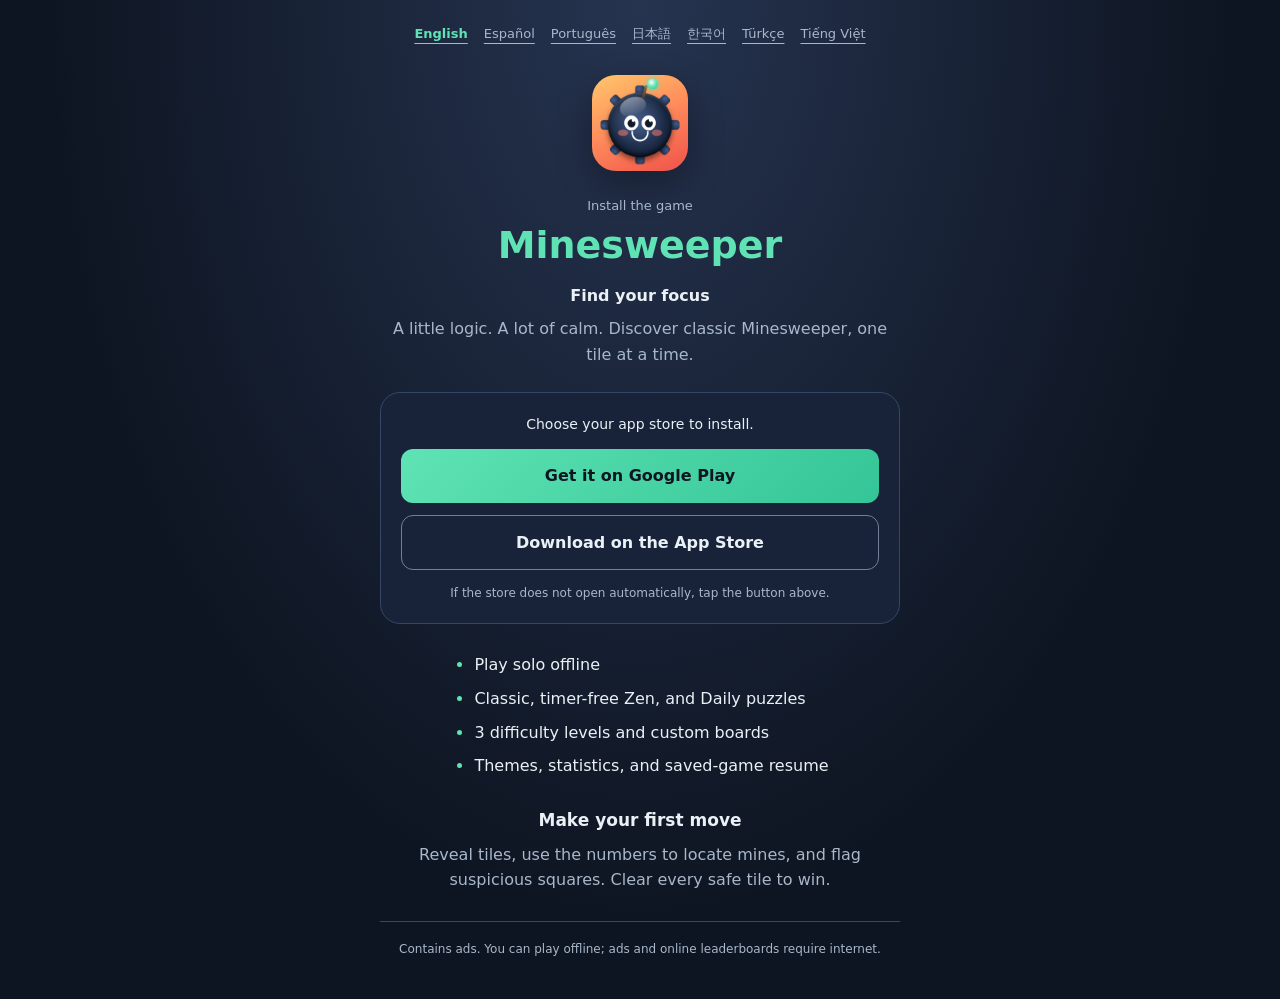
<file: index.html>
<!doctype html>
<html lang="en">
<head>
    <meta charset="utf-8">
    <meta name="viewport" content="width=device-width, initial-scale=1, viewport-fit=cover">
    <title>Minesweeper — Install the game</title>
    <meta name="description" content="Install Minesweeper. Choose your language to open the download page.">
    <meta property="og:title" content="Minesweeper — Install the game">
    <meta property="og:description" content="Choose your language and download the game for Android or iOS.">
    <meta property="og:type" content="website">
    <link rel="icon" href="assets/icon.png" type="image/png">
    <link rel="stylesheet" href="assets/install.css">
</head>
<body>
    <main class="wrap">
        <img class="icon" src="assets/icon.png" width="96" height="96" alt="Minesweeper">
        <h1>Minesweeper</h1>
        <p class="sub">Choose your language</p>
        <nav aria-label="Language" style="display:block">
        <a class="btn astore" href="install_en.html" lang="en" hreflang="en">English</a>
        <a class="btn astore" href="install_vi.html" lang="vi" hreflang="vi">Tiếng Việt</a>
        <a class="btn astore" href="install_es.html" lang="es" hreflang="es">Español</a>
        <a class="btn astore" href="install_pt.html" lang="pt" hreflang="pt">Português</a>
        <a class="btn astore" href="install_tr.html" lang="tr" hreflang="tr">Türkçe</a>
        <a class="btn astore" href="install_ja.html" lang="ja" hreflang="ja">日本語</a>
        <a class="btn astore" href="install_ko.html" lang="ko" hreflang="ko">한국어</a>
        </nav>
    </main>
    <script>
    (function () {
        'use strict';
        var supported = ["en", "vi", "es", "pt", "tr", "ja", "ko"];
        var preferred = navigator.languages && navigator.languages.length
            ? navigator.languages : [navigator.language || 'en'];
        var selected = 'en';
        for (var i = 0; i < preferred.length; i++) {
            var code = preferred[i].toLowerCase().split(/[-_]/)[0];
            if (supported.indexOf(code) !== -1) {
                selected = code;
                break;
            }
        }
        window.location.replace('install_' + selected + '.html');
    }());
    </script>
</body>
</html>
</file>
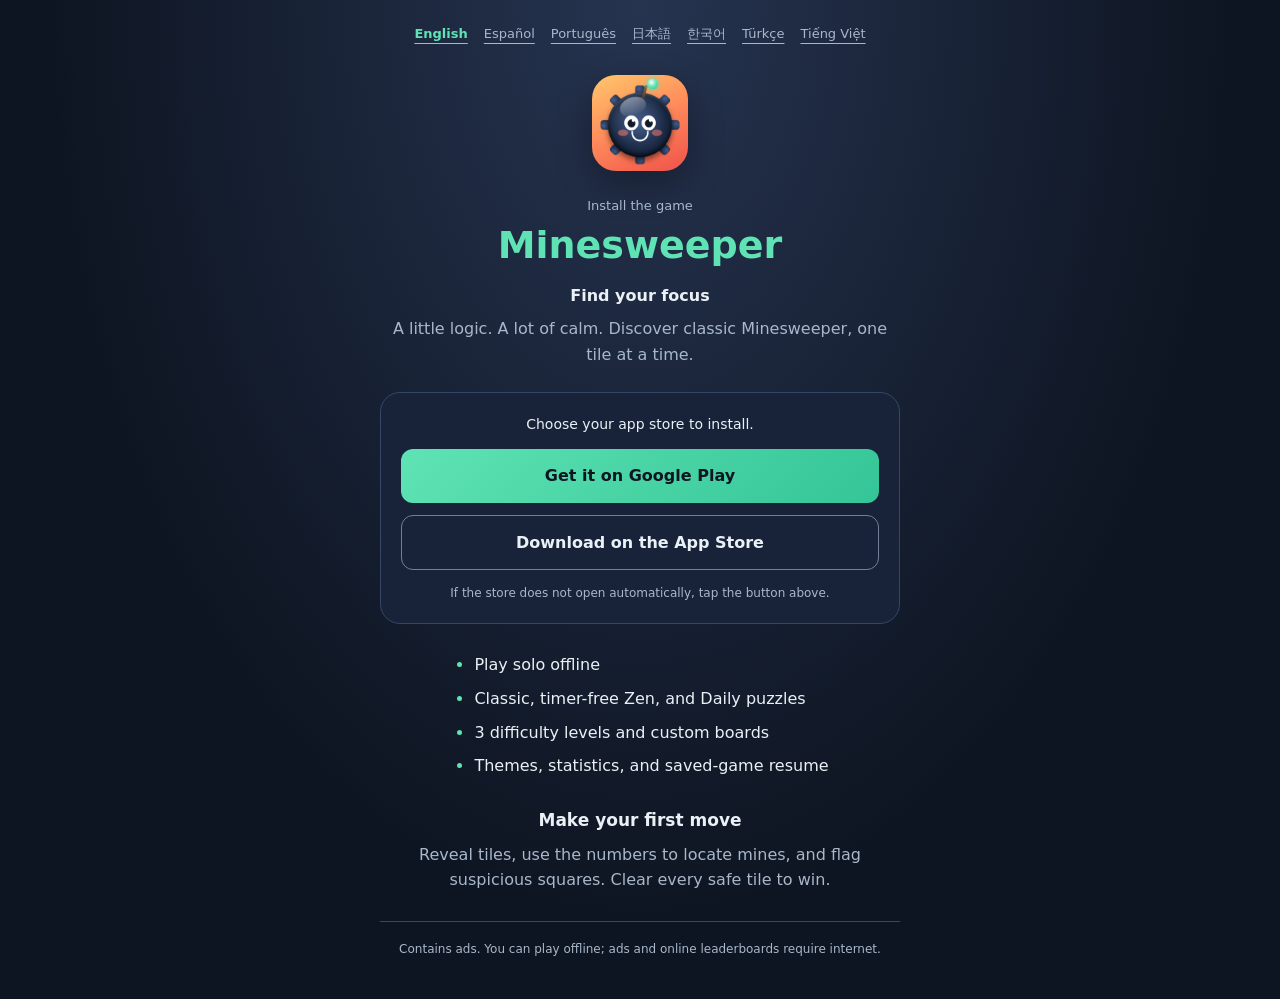
<file: install_en.html>
<!doctype html>
<html lang="en">
<head>
<meta charset="utf-8">
<meta name="viewport" content="width=device-width, initial-scale=1, viewport-fit=cover">
<meta name="theme-color" content="#0e1522">
<title>Minesweeper — Install the game</title>
<meta name="description" content="A little logic. A lot of calm. Discover classic Minesweeper, one tile at a time.">
<meta property="og:title" content="Minesweeper — Install the game">
<meta property="og:description" content="A little logic. A lot of calm. Discover classic Minesweeper, one tile at a time.">
<meta property="og:type" content="website">
<meta name="twitter:card" content="summary">
<link rel="icon" type="image/png" href="assets/icon.png">
<link rel="stylesheet" href="assets/install.css">
<link rel="alternate" hreflang="en" href="install_en.html">
<link rel="alternate" hreflang="es" href="install_es.html">
<link rel="alternate" hreflang="pt" href="install_pt.html">
<link rel="alternate" hreflang="ja" href="install_ja.html">
<link rel="alternate" hreflang="ko" href="install_ko.html">
<link rel="alternate" hreflang="tr" href="install_tr.html">
<link rel="alternate" hreflang="vi" href="install_vi.html">
</head>
<body>
<main class="wrap">
<nav aria-label="Language"><a href="install_en.html" lang="en" hreflang="en" aria-current="page">English</a><a href="install_es.html" lang="es" hreflang="es">Español</a><a href="install_pt.html" lang="pt" hreflang="pt">Português</a><a href="install_ja.html" lang="ja" hreflang="ja">日本語</a><a href="install_ko.html" lang="ko" hreflang="ko">한국어</a><a href="install_tr.html" lang="tr" hreflang="tr">Türkçe</a><a href="install_vi.html" lang="vi" hreflang="vi">Tiếng Việt</a></nav>
<img class="icon" src="assets/icon.png" width="96" height="96" alt="Minesweeper">
<p class="eyebrow">Install the game</p>
<h1>Minesweeper</h1>
<p class="sub">Find your focus</p>
<p class="description">A little logic. A lot of calm. Discover classic Minesweeper, one tile at a time.</p>
<div class="downloads">
<p id="status" role="status">Choose your app store to install.</p>
<a class="btn gplay" id="gplay" href="https://play.google.com/store/apps/details?id=com.egame.minesweeper&amp;hl=en">Get it on Google Play</a>
<a class="btn astore" id="astore" href="https://apps.apple.com/app/id6821378714?l=en">Download on the App Store</a>
<p class="hint">If the store does not open automatically, tap the button above.</p>
</div>
<section aria-label="Minesweeper"><ul><li>Play solo offline</li><li>Classic, timer-free Zen, and Daily puzzles</li><li>3 difficulty levels and custom boards</li><li>Themes, statistics, and saved-game resume</li></ul></section>
<section><h2>Make your first move</h2><p>Reveal tiles, use the numbers to locate mines, and flag suspicious squares. Clear every safe tile to win.</p></section>
<footer>Contains ads. You can play offline; ads and online leaderboards require internet.</footer>
</main>
<script>window.installMessages = {"opening": "Opening Google Play…", "fallback": "If the store does not open automatically, tap the button above.", "openingIOS": "Opening App Store…"};</script>
<script src="assets/install.js"></script>
</body>
</html>
</file>
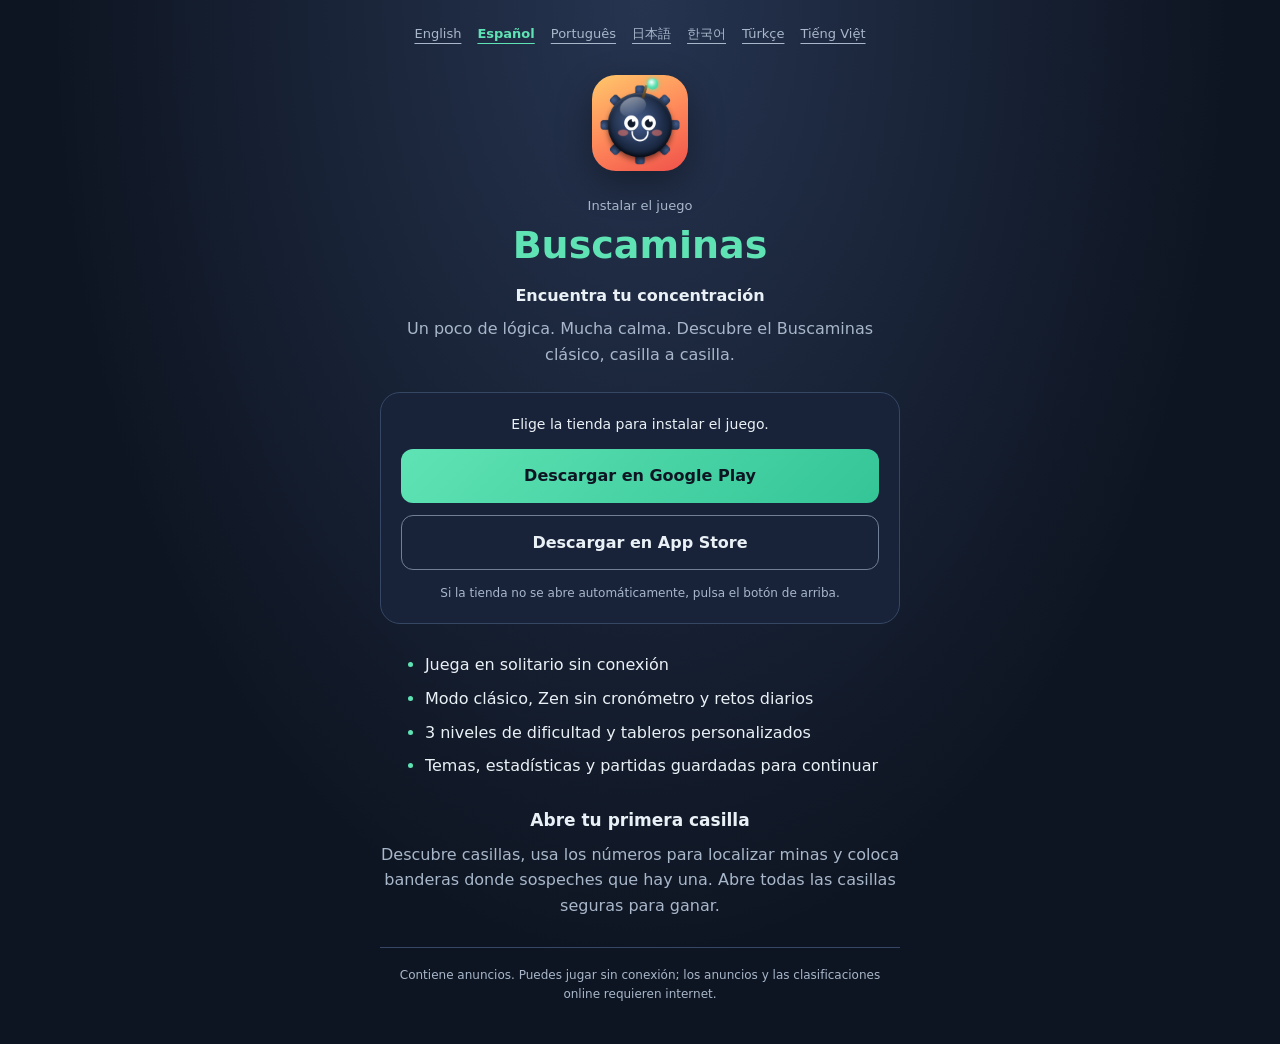
<file: install_es.html>
<!doctype html>
<html lang="es">
<head>
<meta charset="utf-8">
<meta name="viewport" content="width=device-width, initial-scale=1, viewport-fit=cover">
<meta name="theme-color" content="#0e1522">
<title>Buscaminas — Instalar el juego</title>
<meta name="description" content="Un poco de lógica. Mucha calma. Descubre el Buscaminas clásico, casilla a casilla.">
<meta property="og:title" content="Buscaminas — Instalar el juego">
<meta property="og:description" content="Un poco de lógica. Mucha calma. Descubre el Buscaminas clásico, casilla a casilla.">
<meta property="og:type" content="website">
<meta name="twitter:card" content="summary">
<link rel="icon" type="image/png" href="assets/icon.png">
<link rel="stylesheet" href="assets/install.css">
<link rel="alternate" hreflang="en" href="install_en.html">
<link rel="alternate" hreflang="es" href="install_es.html">
<link rel="alternate" hreflang="pt" href="install_pt.html">
<link rel="alternate" hreflang="ja" href="install_ja.html">
<link rel="alternate" hreflang="ko" href="install_ko.html">
<link rel="alternate" hreflang="tr" href="install_tr.html">
<link rel="alternate" hreflang="vi" href="install_vi.html">
</head>
<body>
<main class="wrap">
<nav aria-label="Idioma"><a href="install_en.html" lang="en" hreflang="en">English</a><a href="install_es.html" lang="es" hreflang="es" aria-current="page">Español</a><a href="install_pt.html" lang="pt" hreflang="pt">Português</a><a href="install_ja.html" lang="ja" hreflang="ja">日本語</a><a href="install_ko.html" lang="ko" hreflang="ko">한국어</a><a href="install_tr.html" lang="tr" hreflang="tr">Türkçe</a><a href="install_vi.html" lang="vi" hreflang="vi">Tiếng Việt</a></nav>
<img class="icon" src="assets/icon.png" width="96" height="96" alt="Buscaminas">
<p class="eyebrow">Instalar el juego</p>
<h1>Buscaminas</h1>
<p class="sub">Encuentra tu concentración</p>
<p class="description">Un poco de lógica. Mucha calma. Descubre el Buscaminas clásico, casilla a casilla.</p>
<div class="downloads">
<p id="status" role="status">Elige la tienda para instalar el juego.</p>
<a class="btn gplay" id="gplay" href="https://play.google.com/store/apps/details?id=com.egame.minesweeper&amp;hl=es">Descargar en Google Play</a>
<a class="btn astore" id="astore" href="https://apps.apple.com/app/id6821378714?l=es">Descargar en App Store</a>
<p class="hint">Si la tienda no se abre automáticamente, pulsa el botón de arriba.</p>
</div>
<section aria-label="Buscaminas"><ul><li>Juega en solitario sin conexión</li><li>Modo clásico, Zen sin cronómetro y retos diarios</li><li>3 niveles de dificultad y tableros personalizados</li><li>Temas, estadísticas y partidas guardadas para continuar</li></ul></section>
<section><h2>Abre tu primera casilla</h2><p>Descubre casillas, usa los números para localizar minas y coloca banderas donde sospeches que hay una. Abre todas las casillas seguras para ganar.</p></section>
<footer>Contiene anuncios. Puedes jugar sin conexión; los anuncios y las clasificaciones online requieren internet.</footer>
</main>
<script>window.installMessages = {"opening": "Abriendo Google Play…", "fallback": "Si la tienda no se abre automáticamente, pulsa el botón de arriba.", "openingIOS": "Abriendo App Store…"};</script>
<script src="assets/install.js"></script>
</body>
</html>
</file>
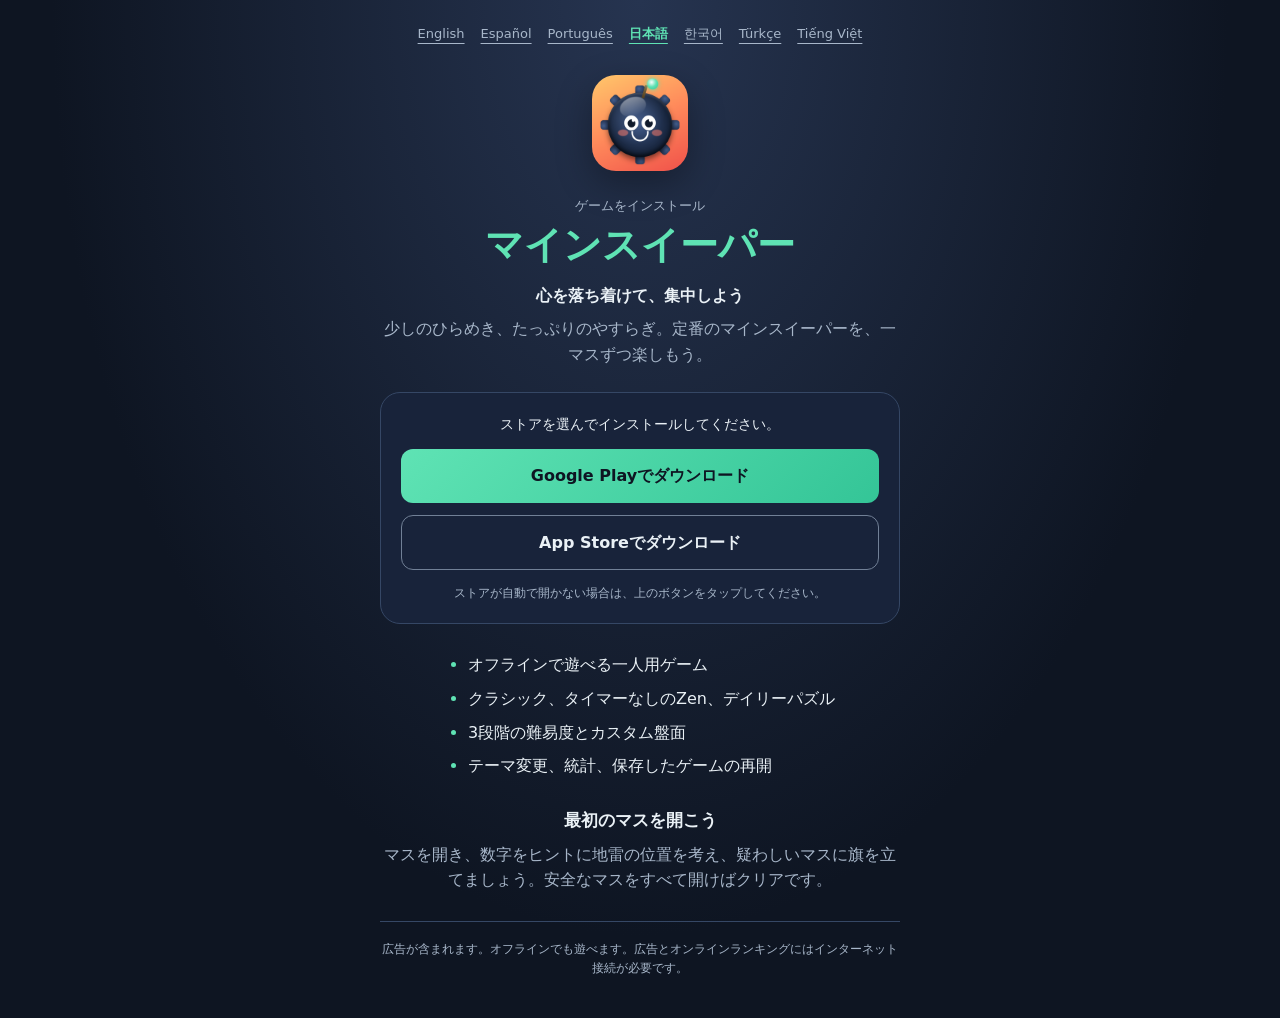
<file: install_ja.html>
<!doctype html>
<html lang="ja">
<head>
<meta charset="utf-8">
<meta name="viewport" content="width=device-width, initial-scale=1, viewport-fit=cover">
<meta name="theme-color" content="#0e1522">
<title>マインスイーパー — ゲームをインストール</title>
<meta name="description" content="少しのひらめき、たっぷりのやすらぎ。定番のマインスイーパーを、一マスずつ楽しもう。">
<meta property="og:title" content="マインスイーパー — ゲームをインストール">
<meta property="og:description" content="少しのひらめき、たっぷりのやすらぎ。定番のマインスイーパーを、一マスずつ楽しもう。">
<meta property="og:type" content="website">
<meta name="twitter:card" content="summary">
<link rel="icon" type="image/png" href="assets/icon.png">
<link rel="stylesheet" href="assets/install.css">
<link rel="alternate" hreflang="en" href="install_en.html">
<link rel="alternate" hreflang="es" href="install_es.html">
<link rel="alternate" hreflang="pt" href="install_pt.html">
<link rel="alternate" hreflang="ja" href="install_ja.html">
<link rel="alternate" hreflang="ko" href="install_ko.html">
<link rel="alternate" hreflang="tr" href="install_tr.html">
<link rel="alternate" hreflang="vi" href="install_vi.html">
</head>
<body>
<main class="wrap">
<nav aria-label="言語"><a href="install_en.html" lang="en" hreflang="en">English</a><a href="install_es.html" lang="es" hreflang="es">Español</a><a href="install_pt.html" lang="pt" hreflang="pt">Português</a><a href="install_ja.html" lang="ja" hreflang="ja" aria-current="page">日本語</a><a href="install_ko.html" lang="ko" hreflang="ko">한국어</a><a href="install_tr.html" lang="tr" hreflang="tr">Türkçe</a><a href="install_vi.html" lang="vi" hreflang="vi">Tiếng Việt</a></nav>
<img class="icon" src="assets/icon.png" width="96" height="96" alt="マインスイーパー">
<p class="eyebrow">ゲームをインストール</p>
<h1>マインスイーパー</h1>
<p class="sub">心を落ち着けて、集中しよう</p>
<p class="description">少しのひらめき、たっぷりのやすらぎ。定番のマインスイーパーを、一マスずつ楽しもう。</p>
<div class="downloads">
<p id="status" role="status">ストアを選んでインストールしてください。</p>
<a class="btn gplay" id="gplay" href="https://play.google.com/store/apps/details?id=com.egame.minesweeper&amp;hl=ja">Google Playでダウンロード</a>
<a class="btn astore" id="astore" href="https://apps.apple.com/app/id6821378714?l=ja">App Storeでダウンロード</a>
<p class="hint">ストアが自動で開かない場合は、上のボタンをタップしてください。</p>
</div>
<section aria-label="マインスイーパー"><ul><li>オフラインで遊べる一人用ゲーム</li><li>クラシック、タイマーなしのZen、デイリーパズル</li><li>3段階の難易度とカスタム盤面</li><li>テーマ変更、統計、保存したゲームの再開</li></ul></section>
<section><h2>最初のマスを開こう</h2><p>マスを開き、数字をヒントに地雷の位置を考え、疑わしいマスに旗を立てましょう。安全なマスをすべて開けばクリアです。</p></section>
<footer>広告が含まれます。オフラインでも遊べます。広告とオンラインランキングにはインターネット接続が必要です。</footer>
</main>
<script>window.installMessages = {"opening": "Google Playを開いています…", "fallback": "ストアが自動で開かない場合は、上のボタンをタップしてください。", "openingIOS": "App Storeを開いています…"};</script>
<script src="assets/install.js"></script>
</body>
</html>
</file>
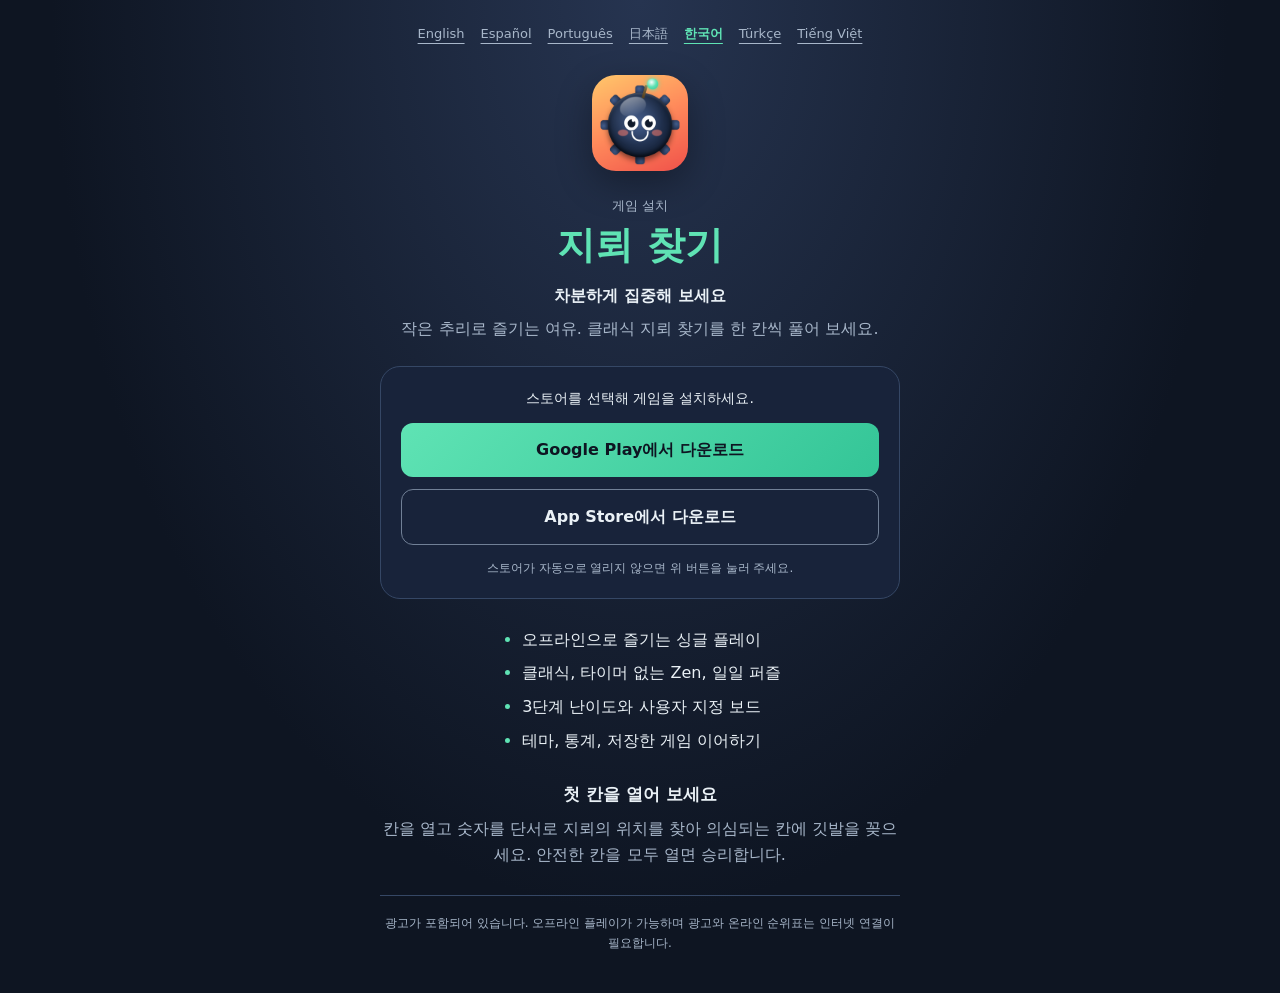
<file: install_ko.html>
<!doctype html>
<html lang="ko">
<head>
<meta charset="utf-8">
<meta name="viewport" content="width=device-width, initial-scale=1, viewport-fit=cover">
<meta name="theme-color" content="#0e1522">
<title>지뢰 찾기 — 게임 설치</title>
<meta name="description" content="작은 추리로 즐기는 여유. 클래식 지뢰 찾기를 한 칸씩 풀어 보세요.">
<meta property="og:title" content="지뢰 찾기 — 게임 설치">
<meta property="og:description" content="작은 추리로 즐기는 여유. 클래식 지뢰 찾기를 한 칸씩 풀어 보세요.">
<meta property="og:type" content="website">
<meta name="twitter:card" content="summary">
<link rel="icon" type="image/png" href="assets/icon.png">
<link rel="stylesheet" href="assets/install.css">
<link rel="alternate" hreflang="en" href="install_en.html">
<link rel="alternate" hreflang="es" href="install_es.html">
<link rel="alternate" hreflang="pt" href="install_pt.html">
<link rel="alternate" hreflang="ja" href="install_ja.html">
<link rel="alternate" hreflang="ko" href="install_ko.html">
<link rel="alternate" hreflang="tr" href="install_tr.html">
<link rel="alternate" hreflang="vi" href="install_vi.html">
</head>
<body>
<main class="wrap">
<nav aria-label="언어"><a href="install_en.html" lang="en" hreflang="en">English</a><a href="install_es.html" lang="es" hreflang="es">Español</a><a href="install_pt.html" lang="pt" hreflang="pt">Português</a><a href="install_ja.html" lang="ja" hreflang="ja">日本語</a><a href="install_ko.html" lang="ko" hreflang="ko" aria-current="page">한국어</a><a href="install_tr.html" lang="tr" hreflang="tr">Türkçe</a><a href="install_vi.html" lang="vi" hreflang="vi">Tiếng Việt</a></nav>
<img class="icon" src="assets/icon.png" width="96" height="96" alt="지뢰 찾기">
<p class="eyebrow">게임 설치</p>
<h1>지뢰 찾기</h1>
<p class="sub">차분하게 집중해 보세요</p>
<p class="description">작은 추리로 즐기는 여유. 클래식 지뢰 찾기를 한 칸씩 풀어 보세요.</p>
<div class="downloads">
<p id="status" role="status">스토어를 선택해 게임을 설치하세요.</p>
<a class="btn gplay" id="gplay" href="https://play.google.com/store/apps/details?id=com.egame.minesweeper&amp;hl=ko">Google Play에서 다운로드</a>
<a class="btn astore" id="astore" href="https://apps.apple.com/app/id6821378714?l=ko">App Store에서 다운로드</a>
<p class="hint">스토어가 자동으로 열리지 않으면 위 버튼을 눌러 주세요.</p>
</div>
<section aria-label="지뢰 찾기"><ul><li>오프라인으로 즐기는 싱글 플레이</li><li>클래식, 타이머 없는 Zen, 일일 퍼즐</li><li>3단계 난이도와 사용자 지정 보드</li><li>테마, 통계, 저장한 게임 이어하기</li></ul></section>
<section><h2>첫 칸을 열어 보세요</h2><p>칸을 열고 숫자를 단서로 지뢰의 위치를 찾아 의심되는 칸에 깃발을 꽂으세요. 안전한 칸을 모두 열면 승리합니다.</p></section>
<footer>광고가 포함되어 있습니다. 오프라인 플레이가 가능하며 광고와 온라인 순위표는 인터넷 연결이 필요합니다.</footer>
</main>
<script>window.installMessages = {"opening": "Google Play를 여는 중…", "fallback": "스토어가 자동으로 열리지 않으면 위 버튼을 눌러 주세요.", "openingIOS": "App Store를 여는 중…"};</script>
<script src="assets/install.js"></script>
</body>
</html>
</file>
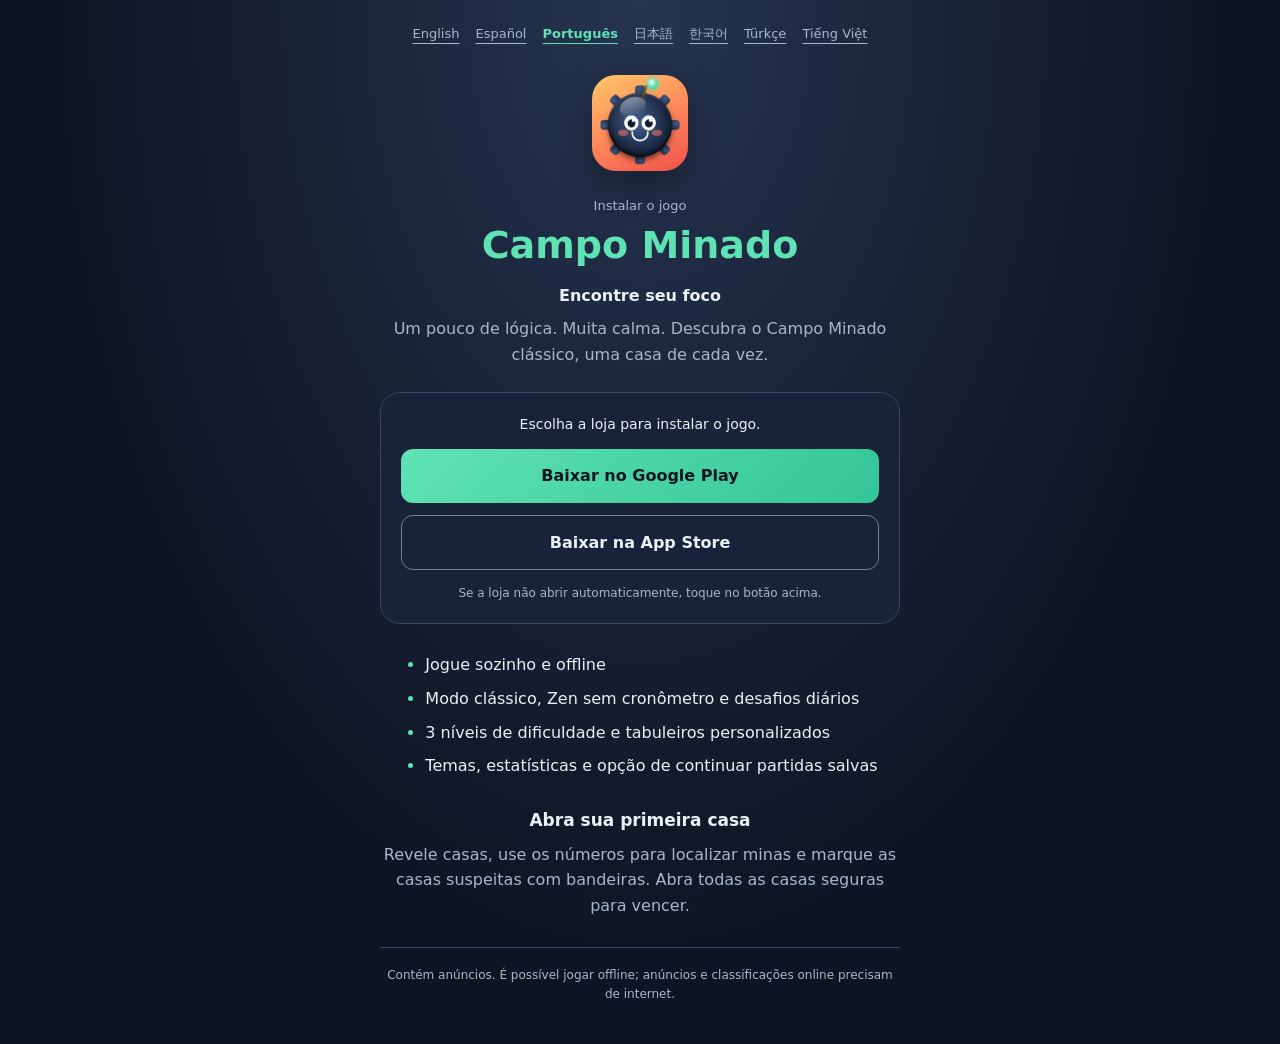
<file: install_pt.html>
<!doctype html>
<html lang="pt-BR">
<head>
<meta charset="utf-8">
<meta name="viewport" content="width=device-width, initial-scale=1, viewport-fit=cover">
<meta name="theme-color" content="#0e1522">
<title>Campo Minado — Instalar o jogo</title>
<meta name="description" content="Um pouco de lógica. Muita calma. Descubra o Campo Minado clássico, uma casa de cada vez.">
<meta property="og:title" content="Campo Minado — Instalar o jogo">
<meta property="og:description" content="Um pouco de lógica. Muita calma. Descubra o Campo Minado clássico, uma casa de cada vez.">
<meta property="og:type" content="website">
<meta name="twitter:card" content="summary">
<link rel="icon" type="image/png" href="assets/icon.png">
<link rel="stylesheet" href="assets/install.css">
<link rel="alternate" hreflang="en" href="install_en.html">
<link rel="alternate" hreflang="es" href="install_es.html">
<link rel="alternate" hreflang="pt" href="install_pt.html">
<link rel="alternate" hreflang="ja" href="install_ja.html">
<link rel="alternate" hreflang="ko" href="install_ko.html">
<link rel="alternate" hreflang="tr" href="install_tr.html">
<link rel="alternate" hreflang="vi" href="install_vi.html">
</head>
<body>
<main class="wrap">
<nav aria-label="Idioma"><a href="install_en.html" lang="en" hreflang="en">English</a><a href="install_es.html" lang="es" hreflang="es">Español</a><a href="install_pt.html" lang="pt" hreflang="pt" aria-current="page">Português</a><a href="install_ja.html" lang="ja" hreflang="ja">日本語</a><a href="install_ko.html" lang="ko" hreflang="ko">한국어</a><a href="install_tr.html" lang="tr" hreflang="tr">Türkçe</a><a href="install_vi.html" lang="vi" hreflang="vi">Tiếng Việt</a></nav>
<img class="icon" src="assets/icon.png" width="96" height="96" alt="Campo Minado">
<p class="eyebrow">Instalar o jogo</p>
<h1>Campo Minado</h1>
<p class="sub">Encontre seu foco</p>
<p class="description">Um pouco de lógica. Muita calma. Descubra o Campo Minado clássico, uma casa de cada vez.</p>
<div class="downloads">
<p id="status" role="status">Escolha a loja para instalar o jogo.</p>
<a class="btn gplay" id="gplay" href="https://play.google.com/store/apps/details?id=com.egame.minesweeper&amp;hl=pt">Baixar no Google Play</a>
<a class="btn astore" id="astore" href="https://apps.apple.com/app/id6821378714?l=pt">Baixar na App Store</a>
<p class="hint">Se a loja não abrir automaticamente, toque no botão acima.</p>
</div>
<section aria-label="Campo Minado"><ul><li>Jogue sozinho e offline</li><li>Modo clássico, Zen sem cronômetro e desafios diários</li><li>3 níveis de dificuldade e tabuleiros personalizados</li><li>Temas, estatísticas e opção de continuar partidas salvas</li></ul></section>
<section><h2>Abra sua primeira casa</h2><p>Revele casas, use os números para localizar minas e marque as casas suspeitas com bandeiras. Abra todas as casas seguras para vencer.</p></section>
<footer>Contém anúncios. É possível jogar offline; anúncios e classificações online precisam de internet.</footer>
</main>
<script>window.installMessages = {"opening": "Abrindo o Google Play…", "fallback": "Se a loja não abrir automaticamente, toque no botão acima.", "openingIOS": "Abrindo a App Store…"};</script>
<script src="assets/install.js"></script>
</body>
</html>
</file>
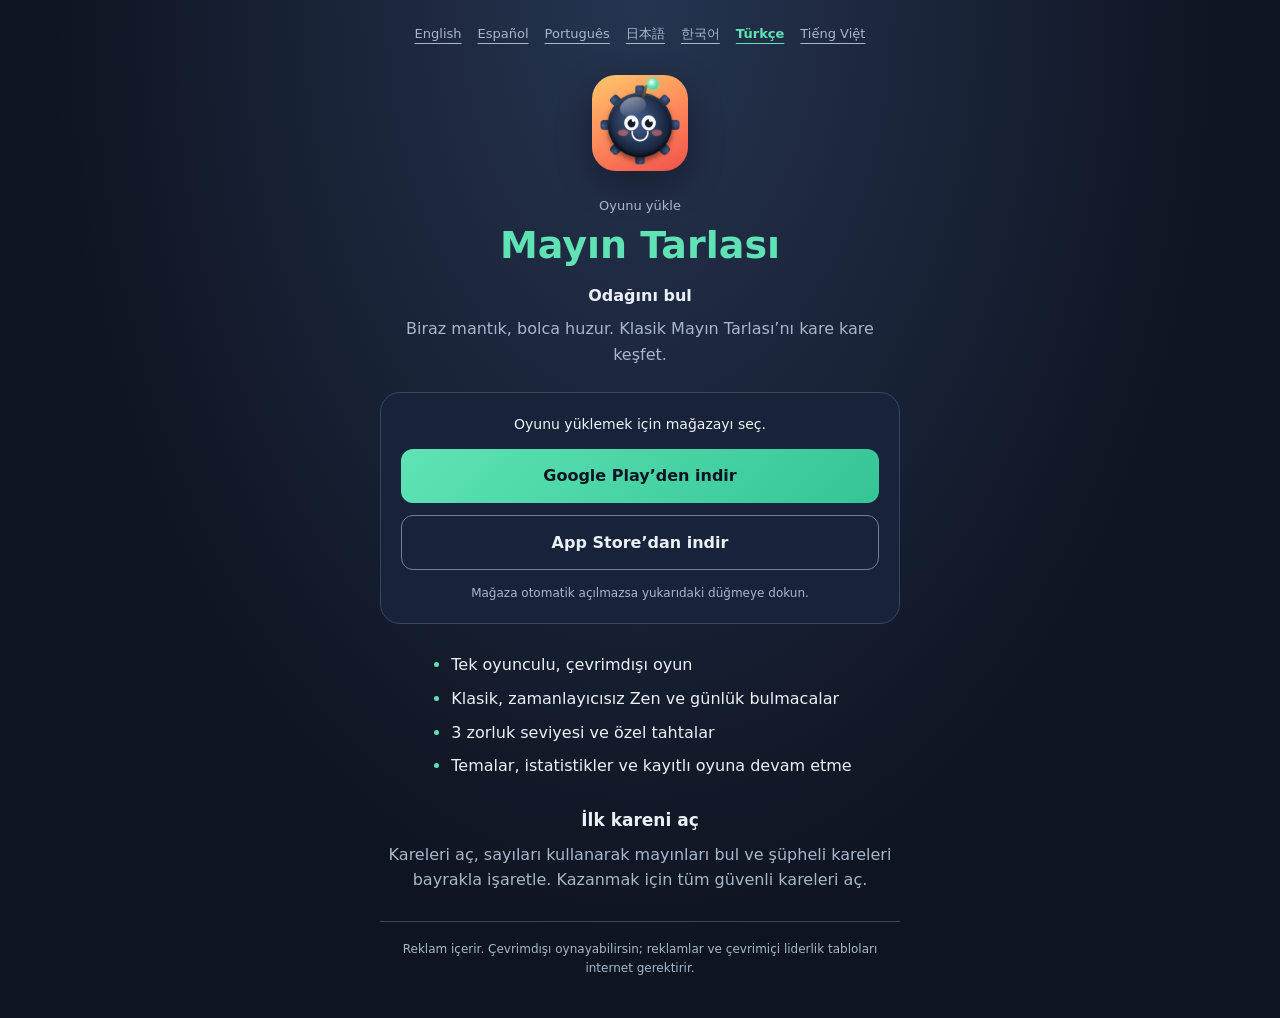
<file: install_tr.html>
<!doctype html>
<html lang="tr">
<head>
<meta charset="utf-8">
<meta name="viewport" content="width=device-width, initial-scale=1, viewport-fit=cover">
<meta name="theme-color" content="#0e1522">
<title>Mayın Tarlası — Oyunu yükle</title>
<meta name="description" content="Biraz mantık, bolca huzur. Klasik Mayın Tarlası’nı kare kare keşfet.">
<meta property="og:title" content="Mayın Tarlası — Oyunu yükle">
<meta property="og:description" content="Biraz mantık, bolca huzur. Klasik Mayın Tarlası’nı kare kare keşfet.">
<meta property="og:type" content="website">
<meta name="twitter:card" content="summary">
<link rel="icon" type="image/png" href="assets/icon.png">
<link rel="stylesheet" href="assets/install.css">
<link rel="alternate" hreflang="en" href="install_en.html">
<link rel="alternate" hreflang="es" href="install_es.html">
<link rel="alternate" hreflang="pt" href="install_pt.html">
<link rel="alternate" hreflang="ja" href="install_ja.html">
<link rel="alternate" hreflang="ko" href="install_ko.html">
<link rel="alternate" hreflang="tr" href="install_tr.html">
<link rel="alternate" hreflang="vi" href="install_vi.html">
</head>
<body>
<main class="wrap">
<nav aria-label="Dil"><a href="install_en.html" lang="en" hreflang="en">English</a><a href="install_es.html" lang="es" hreflang="es">Español</a><a href="install_pt.html" lang="pt" hreflang="pt">Português</a><a href="install_ja.html" lang="ja" hreflang="ja">日本語</a><a href="install_ko.html" lang="ko" hreflang="ko">한국어</a><a href="install_tr.html" lang="tr" hreflang="tr" aria-current="page">Türkçe</a><a href="install_vi.html" lang="vi" hreflang="vi">Tiếng Việt</a></nav>
<img class="icon" src="assets/icon.png" width="96" height="96" alt="Mayın Tarlası">
<p class="eyebrow">Oyunu yükle</p>
<h1>Mayın Tarlası</h1>
<p class="sub">Odağını bul</p>
<p class="description">Biraz mantık, bolca huzur. Klasik Mayın Tarlası’nı kare kare keşfet.</p>
<div class="downloads">
<p id="status" role="status">Oyunu yüklemek için mağazayı seç.</p>
<a class="btn gplay" id="gplay" href="https://play.google.com/store/apps/details?id=com.egame.minesweeper&amp;hl=tr">Google Play’den indir</a>
<a class="btn astore" id="astore" href="https://apps.apple.com/app/id6821378714?l=tr">App Store’dan indir</a>
<p class="hint">Mağaza otomatik açılmazsa yukarıdaki düğmeye dokun.</p>
</div>
<section aria-label="Mayın Tarlası"><ul><li>Tek oyunculu, çevrimdışı oyun</li><li>Klasik, zamanlayıcısız Zen ve günlük bulmacalar</li><li>3 zorluk seviyesi ve özel tahtalar</li><li>Temalar, istatistikler ve kayıtlı oyuna devam etme</li></ul></section>
<section><h2>İlk kareni aç</h2><p>Kareleri aç, sayıları kullanarak mayınları bul ve şüpheli kareleri bayrakla işaretle. Kazanmak için tüm güvenli kareleri aç.</p></section>
<footer>Reklam içerir. Çevrimdışı oynayabilirsin; reklamlar ve çevrimiçi liderlik tabloları internet gerektirir.</footer>
</main>
<script>window.installMessages = {"opening": "Google Play açılıyor…", "fallback": "Mağaza otomatik açılmazsa yukarıdaki düğmeye dokun.", "openingIOS": "App Store açılıyor…"};</script>
<script src="assets/install.js"></script>
</body>
</html>
</file>
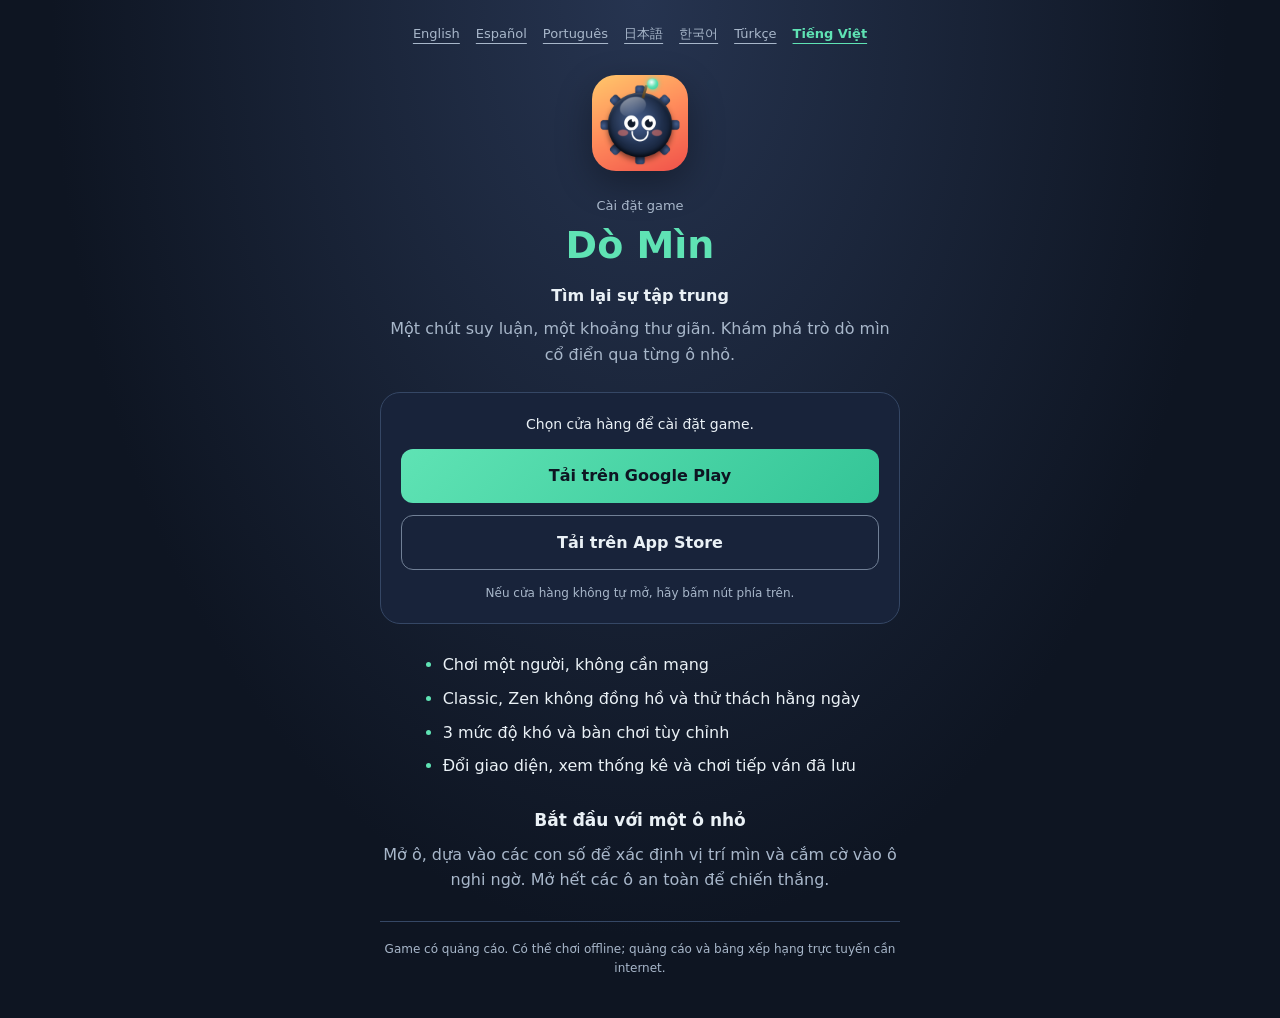
<file: install_vi.html>
<!doctype html>
<html lang="vi">
<head>
<meta charset="utf-8">
<meta name="viewport" content="width=device-width, initial-scale=1, viewport-fit=cover">
<meta name="theme-color" content="#0e1522">
<title>Dò Mìn — Cài đặt game</title>
<meta name="description" content="Một chút suy luận, một khoảng thư giãn. Khám phá trò dò mìn cổ điển qua từng ô nhỏ.">
<meta property="og:title" content="Dò Mìn — Cài đặt game">
<meta property="og:description" content="Một chút suy luận, một khoảng thư giãn. Khám phá trò dò mìn cổ điển qua từng ô nhỏ.">
<meta property="og:type" content="website">
<meta name="twitter:card" content="summary">
<link rel="icon" type="image/png" href="assets/icon.png">
<link rel="stylesheet" href="assets/install.css">
<link rel="alternate" hreflang="en" href="install_en.html">
<link rel="alternate" hreflang="es" href="install_es.html">
<link rel="alternate" hreflang="pt" href="install_pt.html">
<link rel="alternate" hreflang="ja" href="install_ja.html">
<link rel="alternate" hreflang="ko" href="install_ko.html">
<link rel="alternate" hreflang="tr" href="install_tr.html">
<link rel="alternate" hreflang="vi" href="install_vi.html">
</head>
<body>
<main class="wrap">
<nav aria-label="Ngôn ngữ"><a href="install_en.html" lang="en" hreflang="en">English</a><a href="install_es.html" lang="es" hreflang="es">Español</a><a href="install_pt.html" lang="pt" hreflang="pt">Português</a><a href="install_ja.html" lang="ja" hreflang="ja">日本語</a><a href="install_ko.html" lang="ko" hreflang="ko">한국어</a><a href="install_tr.html" lang="tr" hreflang="tr">Türkçe</a><a href="install_vi.html" lang="vi" hreflang="vi" aria-current="page">Tiếng Việt</a></nav>
<img class="icon" src="assets/icon.png" width="96" height="96" alt="Dò Mìn">
<p class="eyebrow">Cài đặt game</p>
<h1>Dò Mìn</h1>
<p class="sub">Tìm lại sự tập trung</p>
<p class="description">Một chút suy luận, một khoảng thư giãn. Khám phá trò dò mìn cổ điển qua từng ô nhỏ.</p>
<div class="downloads">
<p id="status" role="status">Chọn cửa hàng để cài đặt game.</p>
<a class="btn gplay" id="gplay" href="https://play.google.com/store/apps/details?id=com.egame.minesweeper&amp;hl=vi">Tải trên Google Play</a>
<a class="btn astore" id="astore" href="https://apps.apple.com/app/id6821378714?l=vi">Tải trên App Store</a>
<p class="hint">Nếu cửa hàng không tự mở, hãy bấm nút phía trên.</p>
</div>
<section aria-label="Dò Mìn"><ul><li>Chơi một người, không cần mạng</li><li>Classic, Zen không đồng hồ và thử thách hằng ngày</li><li>3 mức độ khó và bàn chơi tùy chỉnh</li><li>Đổi giao diện, xem thống kê và chơi tiếp ván đã lưu</li></ul></section>
<section><h2>Bắt đầu với một ô nhỏ</h2><p>Mở ô, dựa vào các con số để xác định vị trí mìn và cắm cờ vào ô nghi ngờ. Mở hết các ô an toàn để chiến thắng.</p></section>
<footer>Game có quảng cáo. Có thể chơi offline; quảng cáo và bảng xếp hạng trực tuyến cần internet.</footer>
</main>
<script>window.installMessages = {"opening": "Đang mở Google Play…", "fallback": "Nếu cửa hàng không tự mở, hãy bấm nút phía trên.", "openingIOS": "Đang mở App Store…"};</script>
<script src="assets/install.js"></script>
</body>
</html>
</file>
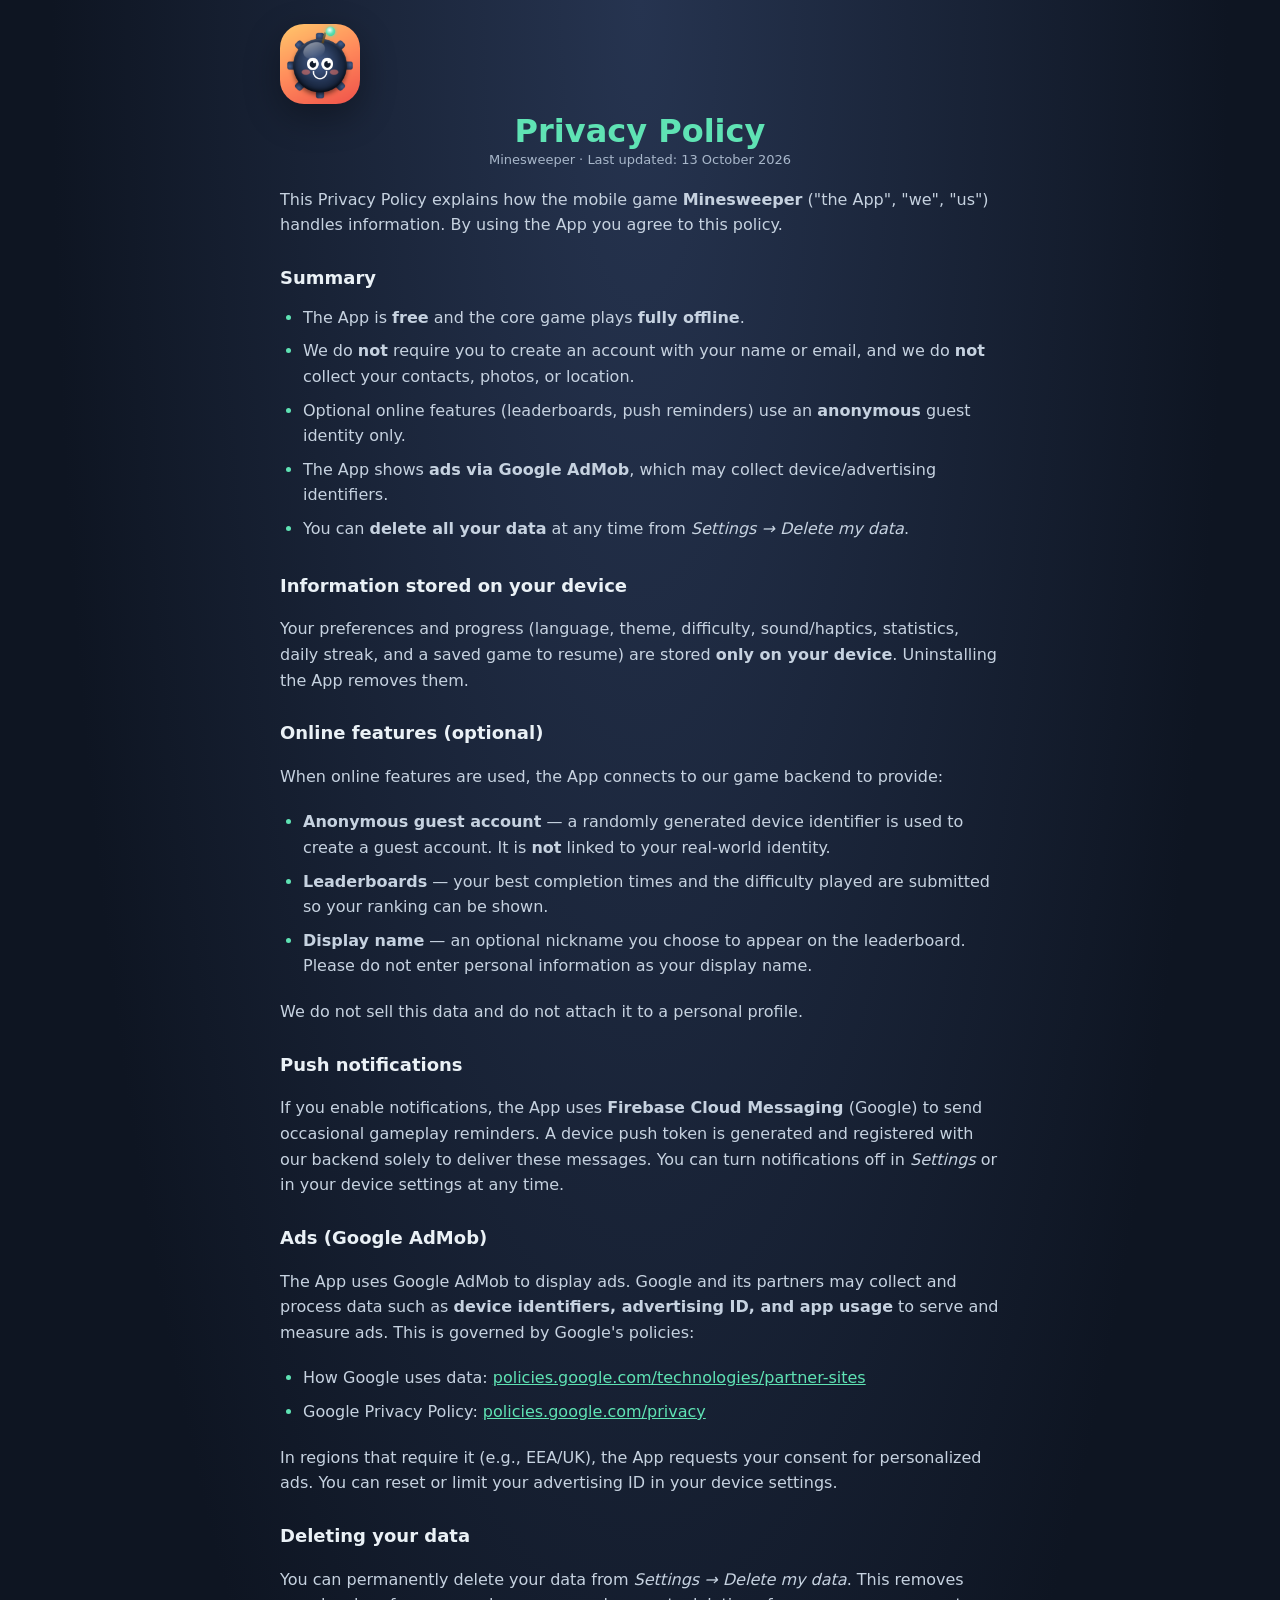
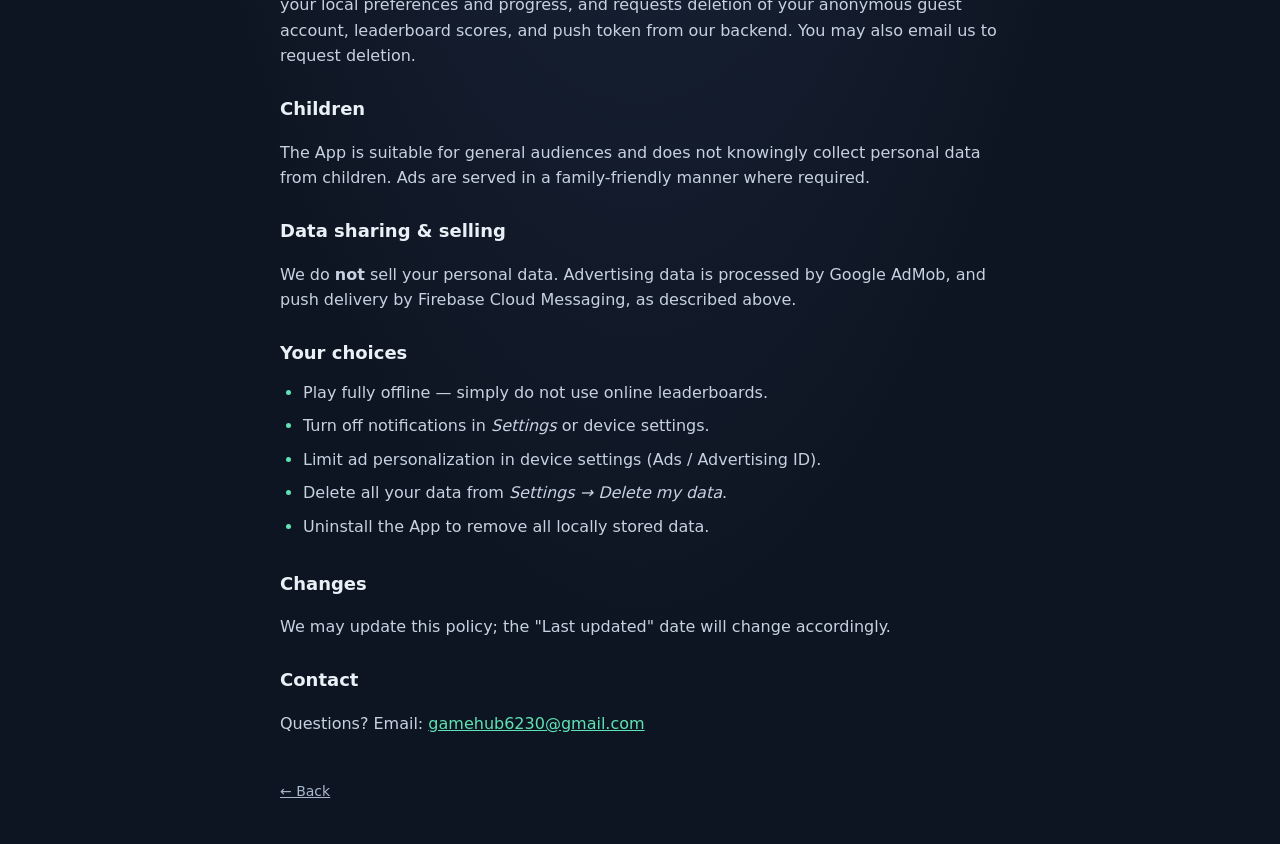
<file: privacy.html>
<!doctype html>
<html lang="en">
<head>
<meta charset="utf-8">
<meta name="viewport" content="width=device-width, initial-scale=1, viewport-fit=cover">
<meta name="theme-color" content="#0e1522">
<title>Minesweeper — Privacy Policy</title>
<meta name="description" content="Privacy Policy for the Minesweeper mobile game.">
<meta name="robots" content="index,follow">
<link rel="icon" type="image/png" href="assets/icon.png">
<link rel="stylesheet" href="assets/install.css">
<style>
/* Policy page: left-aligned, readable long-form over the shared install.css. */
.wrap{max-width:720px;text-align:left}
.policy h1{font-size:clamp(24px,5vw,32px);text-align:center}
.policy h2{color:#eaf1f6;font-size:18px;margin:26px 0 8px}
.policy p,.policy li{color:#c6d2e0}
.policy a{color:#5fe3b4}
.policy .updated{color:#a8b7ca;text-align:center;font-size:13px;margin:0 0 8px}
.policy ul{display:block;text-align:left}
.policy .home{display:inline-block;margin-top:28px;color:#a8b7ca;font-size:14px}
</style>
</head>
<body>
<main class="wrap policy">
<img class="icon" src="assets/icon.png" width="80" height="80" alt="Minesweeper">
<h1>Privacy Policy</h1>
<p class="updated">Minesweeper · Last updated: 13 October 2026</p>

<p>This Privacy Policy explains how the mobile game <strong>Minesweeper</strong> ("the App", "we", "us")
handles information. By using the App you agree to this policy.</p>

<h2>Summary</h2>
<ul>
<li>The App is <strong>free</strong> and the core game plays <strong>fully offline</strong>.</li>
<li>We do <strong>not</strong> require you to create an account with your name or email, and we do
<strong>not</strong> collect your contacts, photos, or location.</li>
<li>Optional online features (leaderboards, push reminders) use an <strong>anonymous</strong> guest
identity only.</li>
<li>The App shows <strong>ads via Google AdMob</strong>, which may collect device/advertising
identifiers.</li>
<li>You can <strong>delete all your data</strong> at any time from <em>Settings → Delete my data</em>.</li>
</ul>

<h2>Information stored on your device</h2>
<p>Your preferences and progress (language, theme, difficulty, sound/haptics, statistics, daily streak,
and a saved game to resume) are stored <strong>only on your device</strong>. Uninstalling the App
removes them.</p>

<h2>Online features (optional)</h2>
<p>When online features are used, the App connects to our game backend to provide:</p>
<ul>
<li><strong>Anonymous guest account</strong> — a randomly generated device identifier is used to create a
guest account. It is <strong>not</strong> linked to your real-world identity.</li>
<li><strong>Leaderboards</strong> — your best completion times and the difficulty played are submitted so
your ranking can be shown.</li>
<li><strong>Display name</strong> — an optional nickname you choose to appear on the leaderboard. Please do
not enter personal information as your display name.</li>
</ul>
<p>We do not sell this data and do not attach it to a personal profile.</p>

<h2>Push notifications</h2>
<p>If you enable notifications, the App uses <strong>Firebase Cloud Messaging</strong> (Google) to send
occasional gameplay reminders. A device push token is generated and registered with our backend solely to
deliver these messages. You can turn notifications off in <em>Settings</em> or in your device settings at
any time.</p>

<h2>Ads (Google AdMob)</h2>
<p>The App uses Google AdMob to display ads. Google and its partners may collect and process data such as
<strong>device identifiers, advertising ID, and app usage</strong> to serve and measure ads. This is
governed by Google's policies:</p>
<ul>
<li>How Google uses data: <a href="https://policies.google.com/technologies/partner-sites">policies.google.com/technologies/partner-sites</a></li>
<li>Google Privacy Policy: <a href="https://policies.google.com/privacy">policies.google.com/privacy</a></li>
</ul>
<p>In regions that require it (e.g., EEA/UK), the App requests your consent for personalized ads. You can
reset or limit your advertising ID in your device settings.</p>

<h2>Deleting your data</h2>
<p>You can permanently delete your data from <em>Settings → Delete my data</em>. This removes your local
preferences and progress, and requests deletion of your anonymous guest account, leaderboard scores, and
push token from our backend. You may also email us to request deletion.</p>

<h2>Children</h2>
<p>The App is suitable for general audiences and does not knowingly collect personal data from children.
Ads are served in a family-friendly manner where required.</p>

<h2>Data sharing &amp; selling</h2>
<p>We do <strong>not</strong> sell your personal data. Advertising data is processed by Google AdMob, and
push delivery by Firebase Cloud Messaging, as described above.</p>

<h2>Your choices</h2>
<ul>
<li>Play fully offline — simply do not use online leaderboards.</li>
<li>Turn off notifications in <em>Settings</em> or device settings.</li>
<li>Limit ad personalization in device settings (Ads / Advertising ID).</li>
<li>Delete all your data from <em>Settings → Delete my data</em>.</li>
<li>Uninstall the App to remove all locally stored data.</li>
</ul>

<h2>Changes</h2>
<p>We may update this policy; the "Last updated" date will change accordingly.</p>

<h2>Contact</h2>
<p>Questions? Email: <a href="mailto:gamehub6230@gmail.com">gamehub6230@gmail.com</a></p>

<a class="home" href="index.html">← Back</a>
</main>
</body>
</html>
</file>
<file: assets/install.css>
*{box-sizing:border-box}body{margin:0;min-height:100vh;padding:24px 18px 40px;background:radial-gradient(ellipse at top,#263450,#0e1522 65%);color:#eaf1f6;font:16px/1.6 system-ui,-apple-system,"Segoe UI",sans-serif;text-align:center}.wrap{max-width:520px;margin:auto}nav{display:flex;flex-wrap:wrap;justify-content:center;gap:8px 16px;margin-bottom:30px}nav a{color:#a8b7ca;font-size:13px;text-underline-offset:5px}nav a[aria-current]{color:#5fe3b4;font-weight:700}.icon{border-radius:24px;box-shadow:0 12px 36px #0005}.eyebrow{color:#a8b7ca;font-size:13px;margin:18px 0 6px}h1{font-family:system-ui,sans-serif;font-size:clamp(27px,6vw,38px);line-height:1.2;color:#5fe3b4;margin:0}h2{font-size:17px;margin:0 0 8px}.sub{font-weight:700;margin:14px 0 8px}.description{color:#a8b7ca;margin:0 auto 24px}.downloads{padding:20px;background:#18233a;border:1px solid #354765;border-radius:20px}#status{margin:0 0 14px;font-size:14px}.btn{display:block;padding:14px 16px;border-radius:12px;font-weight:750;text-decoration:none;background:linear-gradient(135deg,#5fe3b4,#34c597);color:#0e1522}.btn:hover{filter:brightness(1.08)}a:focus-visible{outline:3px solid #eaf1f6;outline-offset:5px}.unavailable{font-size:14px;color:#a8b7ca;margin:14px 0}.hint{font-size:12px;color:#a8b7ca;margin:0}section{margin-top:24px}section p{color:#a8b7ca;margin:0}ul{display:inline-block;text-align:left;padding-left:23px;margin:0}li{padding:4px 0}li::marker{color:#5fe3b4}footer{margin-top:28px;padding-top:18px;border-top:1px solid #354765;font-size:12px;color:#a8b7ca}

.astore{margin-top:12px;background:transparent;color:inherit;border:1px solid #718096}.downloads .hint{margin-top:14px}
</file>
